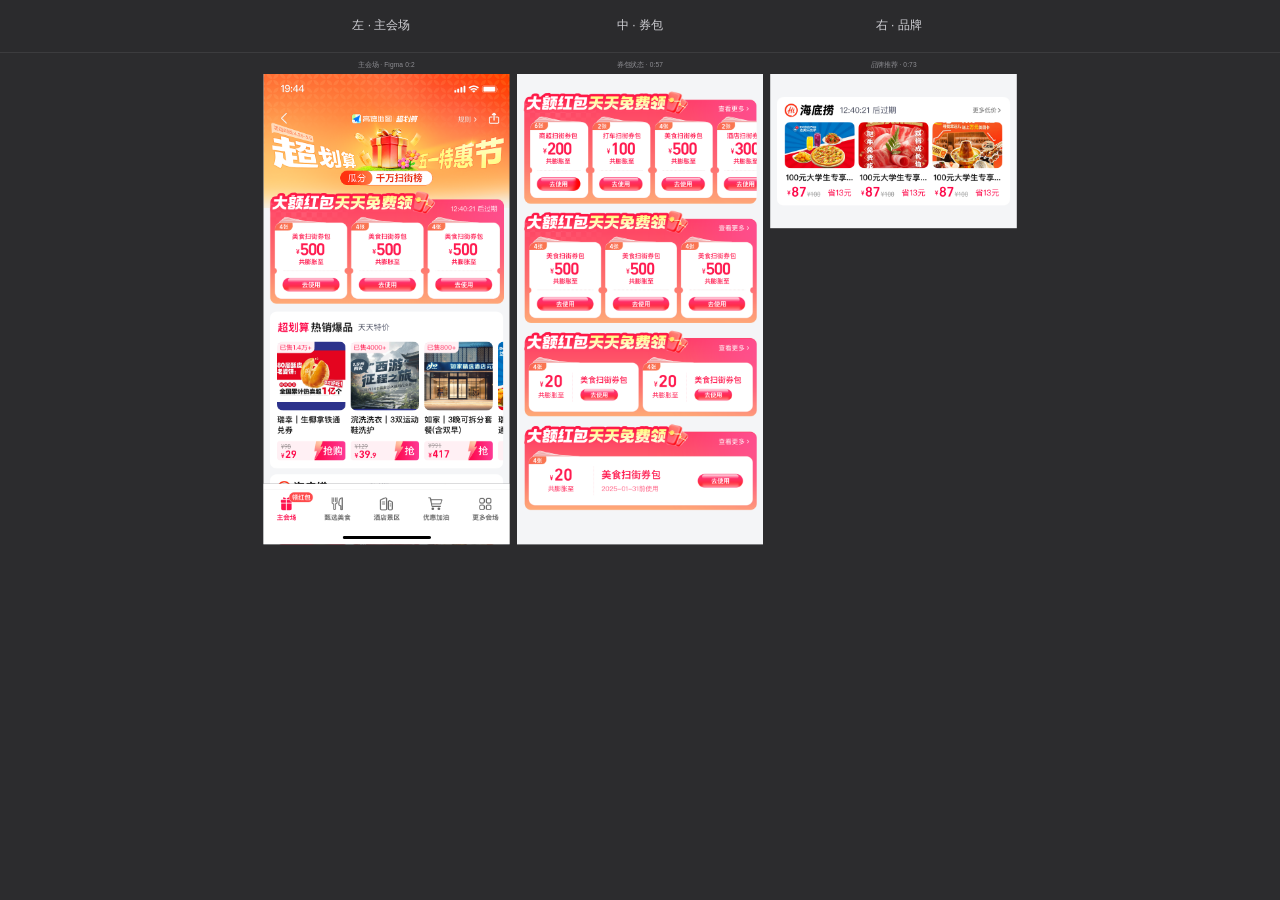
<file: index.html>
<!DOCTYPE html>
<html lang="zh-CN">
<head>
<meta charset="UTF-8">
<meta name="viewport" content="width=device-width, initial-scale=1.0, maximum-scale=1.0, user-scalable=no, viewport-fit=cover">
<title>券包 · 品牌组件 — 预览</title>
<style>
* { margin: 0; padding: 0; box-sizing: border-box; }

html { background: #2c2c2e; }

body {
  font-family: -apple-system, BlinkMacSystemFont, 'PingFang SC', 'Helvetica Neue', sans-serif;
  background: #2c2c2e;
  margin: 0;
  min-height: 100vh;
  -webkit-font-smoothing: antialiased;
}

.nav {
  position: sticky;
  top: 0;
  z-index: 10;
  display: flex;
  flex-direction: row;
  justify-content: stretch;
  gap: 8px;
  background: rgba(44, 44, 46, 0.92);
  backdrop-filter: blur(8px);
  -webkit-backdrop-filter: blur(8px);
  border-bottom: 1px solid rgba(255, 255, 255, 0.08);
  padding: 10px 20%;
}
.nav a {
  flex: 1;
  text-align: center;
  font-size: 12px;
  color: #d1d1d6;
  text-decoration: none;
  padding: 8px 4px;
  border-radius: 8px;
  line-height: 1.3;
  cursor: pointer;
  border: none;
  background: transparent;
  font-family: inherit;
}
.nav a:hover,
.nav a:active {
  background: rgba(255, 255, 255, 0.08);
}

/* 缩放容器 */
.tri-wrapper {
  overflow: hidden;
}

/* 左 · 中 · 右 三列 */
.tri {
  display: flex;
  flex-direction: row;
  align-items: flex-start;
  gap: 12px;
  padding: 12px;
  width: max(100%, 900px);
  min-height: calc(100vh - 52px);
  transform: scale(0.6);
  transform-origin: top center;
}

.col {
  flex: 1 1 280px;
  min-width: 280px;
  scroll-margin-top: 52px;
}

/* 左列：中间区域滚动，最底一张切图（导航）固定在左栏「屏幕」底边，与 page1 一致 */
.col-main {
  display: flex;
  flex-direction: column;
  min-height: 0;
  overflow: hidden;
  position: relative;
}
.main-scroll {
  flex: 1;
  min-height: 0;
  overflow-y: auto;
  overflow-x: hidden;
  -webkit-overflow-scrolling: touch;
  overscroll-behavior: contain;
  line-height: 0;
  /* 与 page1_tabbar 1500×368 同比例，为底栏留出滚动区，避免内容被盖住 */
  padding-bottom: calc(100% * 368 / 1500);
}
.main-scroll .slice {
  display: block;
  width: 100%;
  height: auto;
  vertical-align: top;
}
.main-tabbar {
  position: absolute;
  left: 0;
  right: 0;
  bottom: 0;
  z-index: 2;
  line-height: 0;
  background: #2c2c2e;
}
.main-tabbar img {
  display: block;
  width: 100%;
  height: auto;
  vertical-align: top;
}

.sec-title {
  font-size: 11px;
  color: #8e8e93;
  padding: 0 0 8px;
  letter-spacing: 0.02em;
  text-align: center;
}

.slice {
  display: block;
  width: 100%;
  height: auto;
  vertical-align: top;
  user-select: none;
  -webkit-user-drag: none;
  border-radius: 0;
}

@media (max-width: 900px) {
  body {
    overflow-x: auto;
    -webkit-overflow-scrolling: touch;
  }
}
</style>
</head>
<body>

<nav class="nav" aria-label="跳转至列">
  <a href="#" data-col="0" role="button">左 · 主会场</a>
  <a href="#" data-col="1" role="button">中 · 券包</a>
  <a href="#" data-col="2" role="button">右 · 品牌</a>
</nav>

<div class="tri-wrapper" id="tri-wrapper">
<div class="tri" id="tri">
  <!-- 主会场：page1_content + page1_tabbar（底栏吸底） -->
  <section class="col col-main" id="sec-main">
    <p class="sec-title">主会场 · Figma 0:2</p>
    <div class="main-scroll" id="main-scroll-box" role="region" aria-label="主会场（可滚动主区域）">
      <img class="slice" src="assets/page1_content.png" alt="主会场" width="1500" height="5028" decoding="async" fetchpriority="high">
    </div>
    <div class="main-tabbar">
      <img src="assets/page1_tabbar.png" alt="底部导航" width="1500" height="368" decoding="async">
    </div>
  </section>
  <section class="col" id="sec-coupon">
    <p class="sec-title">券包状态 · 0:57</p>
    <img class="slice" src="assets/frame_0_57.png" alt="券包状态" width="1500" height="2864" decoding="async">
  </section>
  <section class="col" id="sec-brand">
    <p class="sec-title">品牌推荐 · 0:73</p>
    <img class="slice" src="assets/frame_0_73.png" alt="品牌推荐" width="1500" height="940" decoding="async">
  </section>
</div>
</div>

<script>
(function () {
  document.querySelectorAll('.nav a[data-col]').forEach(function (el) {
    el.addEventListener('click', function (e) {
      e.preventDefault();
      var i = parseInt(el.getAttribute('data-col'), 10);
      var cols = document.querySelectorAll('.tri .col');
      if (cols[i]) {
        cols[i].scrollIntoView({ behavior: 'smooth', block: 'nearest', inline: 'center' });
      }
    });
  });

  function syncMainColumnHeight() {
    var mid = document.getElementById('sec-coupon');
    var main = document.getElementById('sec-main');
    if (!mid || !main) return;
    main.style.height = mid.offsetHeight + 'px';
  }

  if (document.readyState === 'loading') {
    document.addEventListener('DOMContentLoaded', syncMainColumnHeight);
  } else {
    syncMainColumnHeight();
  }
  window.addEventListener('resize', syncMainColumnHeight);
  window.addEventListener('load', syncMainColumnHeight);

  var midEl = document.getElementById('sec-coupon');
  if (midEl && typeof ResizeObserver !== 'undefined') {
    new ResizeObserver(syncMainColumnHeight).observe(midEl);
  }

  document.querySelectorAll('#sec-coupon img, #sec-brand img').forEach(function (img) {
    if (!img.complete) img.addEventListener('load', syncMainColumnHeight);
  });

  document.querySelectorAll('#sec-main .slice, #sec-main .main-tabbar img').forEach(function (img) {
    if (!img.complete) img.addEventListener('load', syncMainColumnHeight);
  });

  /* 缩放后修正容器高度，避免底部大片空白 */
  function syncWrapperHeight() {
    var tri = document.getElementById('tri');
    var wrapper = document.getElementById('tri-wrapper');
    if (!tri || !wrapper) return;
    wrapper.style.height = (tri.offsetHeight * 0.6) + 'px';
  }

  window.addEventListener('load', syncWrapperHeight);
  window.addEventListener('resize', syncWrapperHeight);
  if (typeof ResizeObserver !== 'undefined') {
    new ResizeObserver(syncWrapperHeight).observe(document.getElementById('tri'));
  }
})();
</script>

</body>
</html>
</file>
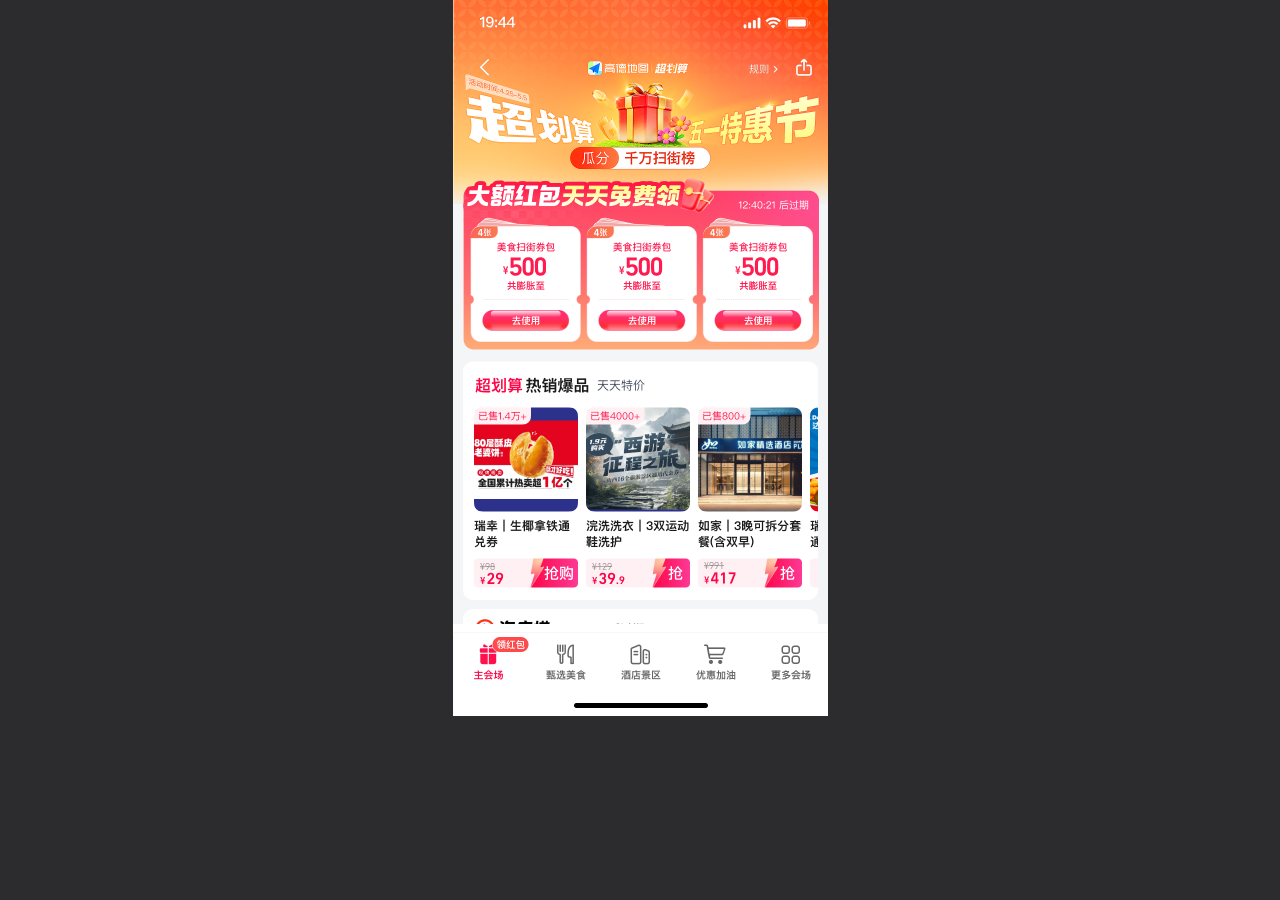
<file: page1.html>
<!DOCTYPE html>
<html lang="zh-CN">
<head>
<meta charset="UTF-8">
<meta name="viewport" content="width=375, initial-scale=1.0, maximum-scale=1.0, user-scalable=no, viewport-fit=cover">
<title>主会场 — Figma 0:2</title>
<style>
* { margin: 0; padding: 0; box-sizing: border-box; }

html { background: #2c2c2e; }

body {
  font-family: -apple-system, BlinkMacSystemFont, 'PingFang SC', 'Helvetica Neue', sans-serif;
  background: #2c2c2e;
  width: 375px;
  max-width: 100%;
  margin: 0 auto;
  height: 716px;
  overflow: hidden;
  display: flex;
  flex-direction: column;
  -webkit-font-smoothing: antialiased;
  -webkit-text-size-adjust: 100%;
}

.scroll-content {
  flex: 1;
  min-height: 0;
  overflow-y: auto;
  overflow-x: hidden;
  -webkit-overflow-scrolling: touch;
  line-height: 0;
}

.scroll-content img {
  display: block;
  width: 375px;
  max-width: 100%;
  height: auto;
  user-select: none;
  -webkit-user-drag: none;
}

.tabbar {
  flex-shrink: 0;
  line-height: 0;
}

.tabbar img {
  display: block;
  width: 375px;
  max-width: 100%;
  height: auto;
  user-select: none;
  -webkit-user-drag: none;
}
</style>
</head>
<body>

<div class="scroll-content">
  <img src="assets/page1_content.png" alt="五一特惠节 主会场" width="1500" height="5028" decoding="async" fetchpriority="high">
</div>

<div class="tabbar">
  <img src="assets/page1_tabbar.png" alt="底部导航" width="1500" height="368" decoding="async">
</div>

</body>
</html>
</file>
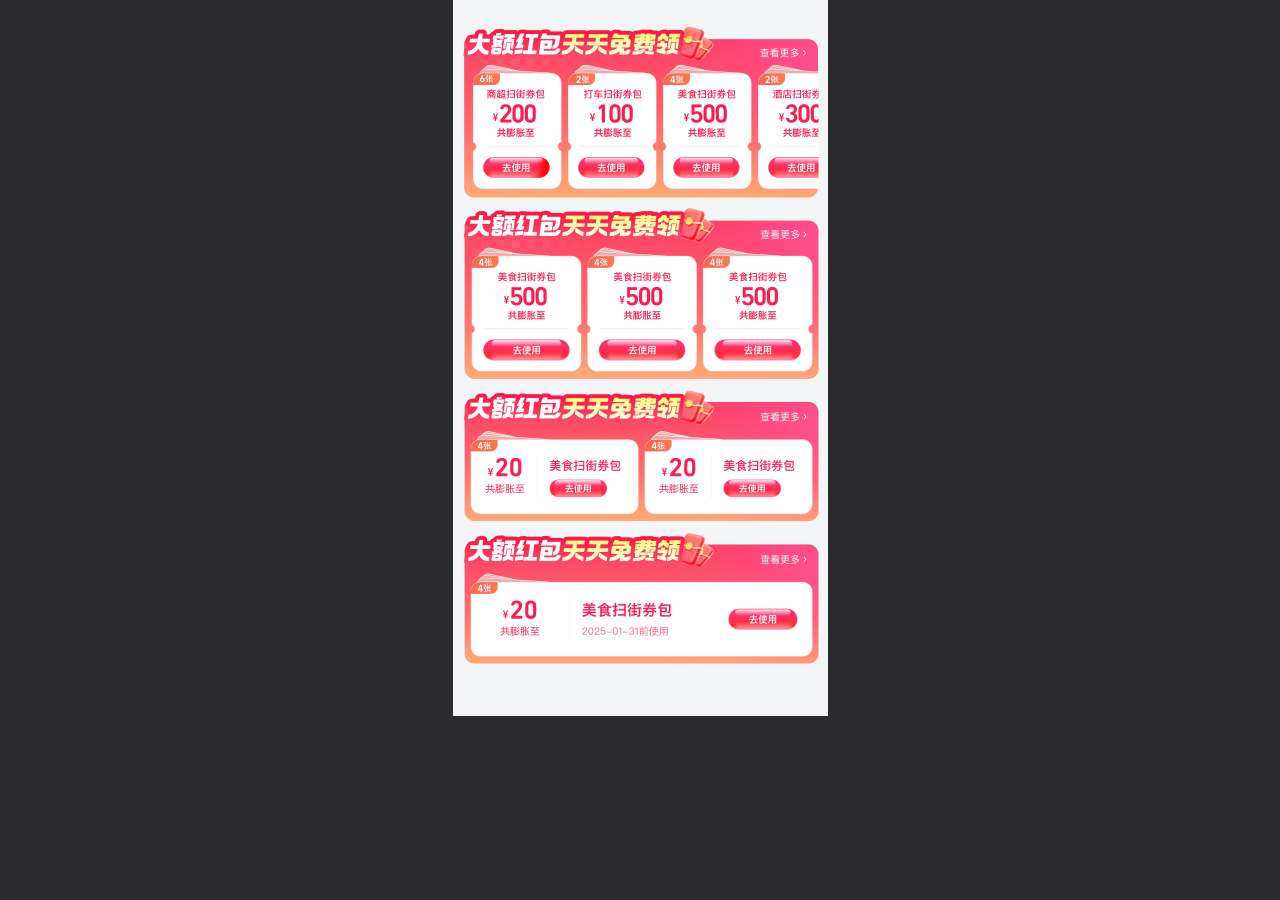
<file: page2.html>
<!DOCTYPE html>
<html lang="zh-CN">
<head>
<meta charset="UTF-8">
<meta name="viewport" content="width=375, initial-scale=1.0, maximum-scale=1.0, user-scalable=no, viewport-fit=cover">
<title>券包状态 — Figma 0:57</title>
<style>
/*
  Figma「券包状态」Frame 0:57：整帧 PNG 切图，375 逻辑宽等比展示。
  assets/frame_0_57.png：1500×2864（画板 750 宽 @2×）
*/
* { margin: 0; padding: 0; box-sizing: border-box; }

html { background: #2c2c2e; }

body {
  font-family: -apple-system, BlinkMacSystemFont, 'PingFang SC', 'Helvetica Neue', sans-serif;
  background: #2c2c2e;
  width: 375px;
  max-width: 100%;
  margin: 0 auto;
  height: 716px;
  overflow-y: auto;
  -webkit-overflow-scrolling: touch;
  -webkit-font-smoothing: antialiased;
  -webkit-text-size-adjust: 100%;
}

main { width: 100%; line-height: 0; }

.page-slice {
  display: block;
  width: 375px;
  max-width: 100%;
  height: auto;
  vertical-align: top;
  margin: 0 auto;
  user-select: none;
  -webkit-user-drag: none;
}

.hint {
  font-size: 12px;
  color: #a1a1a6;
  padding: 16px;
  line-height: 1.5;
  display: none;
}
.page-slice[data-missing="1"] ~ .hint { display: block; }
.page-slice[data-missing="1"] {
  min-height: 200px;
  background: repeating-linear-gradient(45deg, #3a3a3c, #3a3a3c 10px, #2c2c2e 10px, #2c2c2e 20px);
}
</style>
</head>
<body>

<main>
  <img
    id="slice"
    class="page-slice"
    src="assets/frame_0_57.png"
    alt="券包状态"
    width="1500"
    height="2864"
    decoding="async"
  />
  <p class="hint">未加载到切图：请将 Figma Frame「券包状态」(0:57) 导出为 PNG，保存为 <code>assets/frame_0_57.png</code>（建议 2×，宽 1500）。</p>
</main>

<script>
(function () {
  var img = document.getElementById('slice');
  function mark() { img.setAttribute('data-missing', '1'); }
  img.addEventListener('error', mark);
  if (img.complete && img.naturalWidth === 0) mark();
})();
</script>

</body>
</html>
</file>
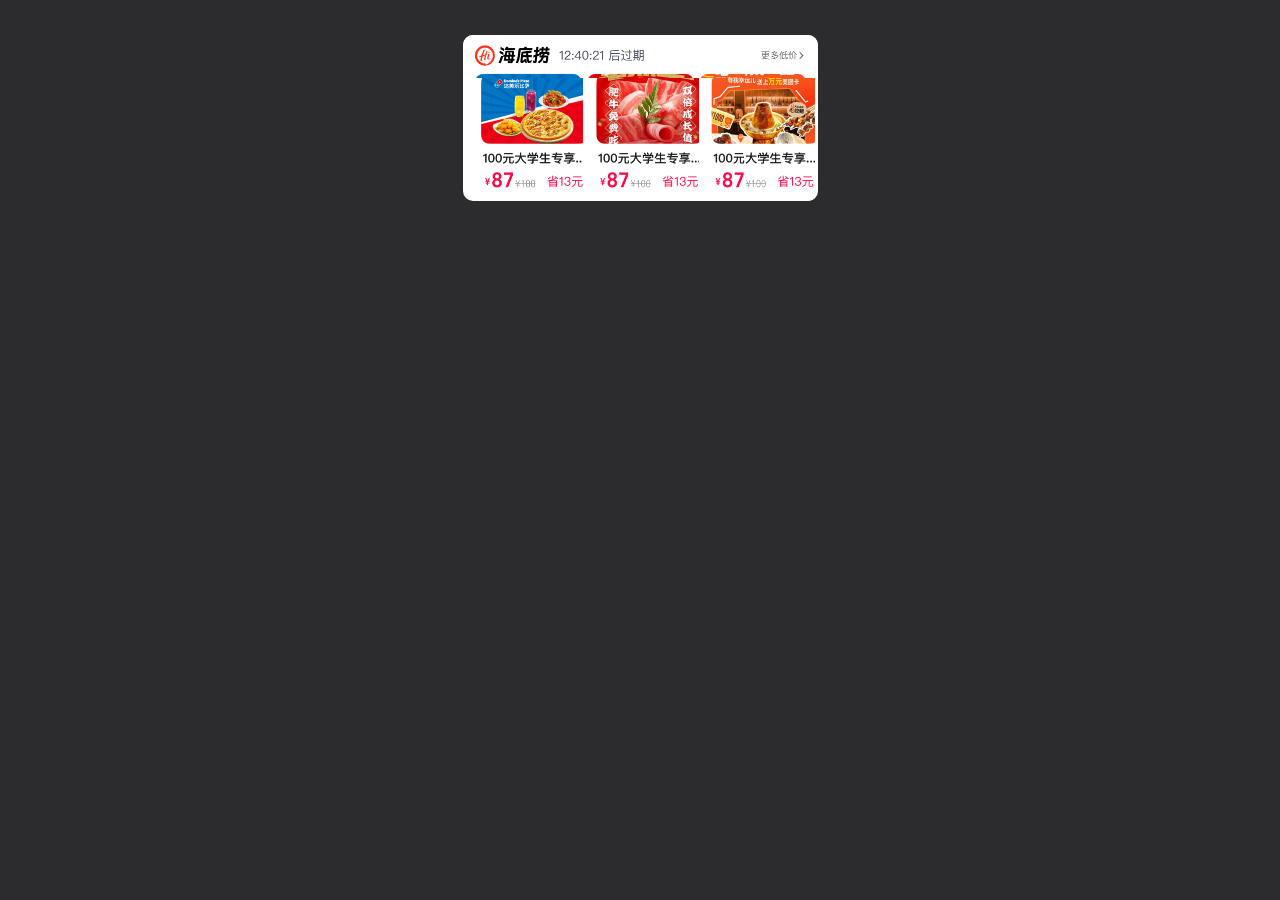
<file: page3.html>
<!DOCTYPE html>
<html lang="zh-CN">
<head>
<meta charset="UTF-8">
<meta name="viewport" content="width=375, initial-scale=1.0, maximum-scale=1.0, user-scalable=no">
<title>品牌推荐</title>
<style>
* { margin: 0; padding: 0; box-sizing: border-box; }
html { background: #2c2c2e; }
body {
  font-family: -apple-system, BlinkMacSystemFont, 'PingFang SC', sans-serif;
  background: #2c2c2e;
  width: 375px;
  margin: 0 auto;
  height: 716px;
  overflow-y: auto;
  -webkit-overflow-scrolling: touch;
  -webkit-font-smoothing: antialiased;
}

.frame {
  padding: 35px 10px 35px;
}

.brand-card {
  width: 355px;
  background: #ffffff;
  border-radius: 10px;
  overflow: hidden;
}

.brand-card .header img {
  display: block;
  width: 355px;
  height: auto;
}

.brand-card .products-scroll {
  overflow-x: auto;
  overflow-y: hidden;
  -webkit-overflow-scrolling: touch;
  scrollbar-width: none;
  padding: 0 0 0 12px;
}
.brand-card .products-scroll::-webkit-scrollbar {
  display: none;
}

.brand-card .products-row {
  display: flex;
  gap: 8px;
  padding-right: 12px;
  width: max-content;
}

.brand-card .product-item {
  flex-shrink: 0;
  width: 108px;
}
.brand-card .product-item img {
  display: block;
  width: 108px;
  height: auto;
}
</style>
</head>
<body>

<div class="frame">
  <div class="brand-card">
    <div class="header">
      <img src="assets/brand_header.png" alt="海底捞 12:40:21 后过期" width="1420" height="170">
    </div>
    <div class="products-scroll">
      <div class="products-row">
        <div class="product-item">
          <img src="assets/brand_pcard_1.png" alt="达美乐 ¥87" width="430" height="492">
        </div>
        <div class="product-item">
          <img src="assets/brand_pcard_2.png" alt="肥牛 ¥87" width="430" height="492">
        </div>
        <div class="product-item">
          <img src="assets/brand_pcard_3.png" alt="成长值 ¥87" width="430" height="492">
        </div>
        <div class="product-item">
          <img src="assets/brand_pcard_4.png" alt="达美乐 ¥87" width="430" height="492">
        </div>
        <div class="product-item">
          <img src="assets/brand_pcard_5.png" alt="肥牛 ¥87" width="430" height="492">
        </div>
      </div>
    </div>
  </div>
</div>

</body>
</html>
</file>
